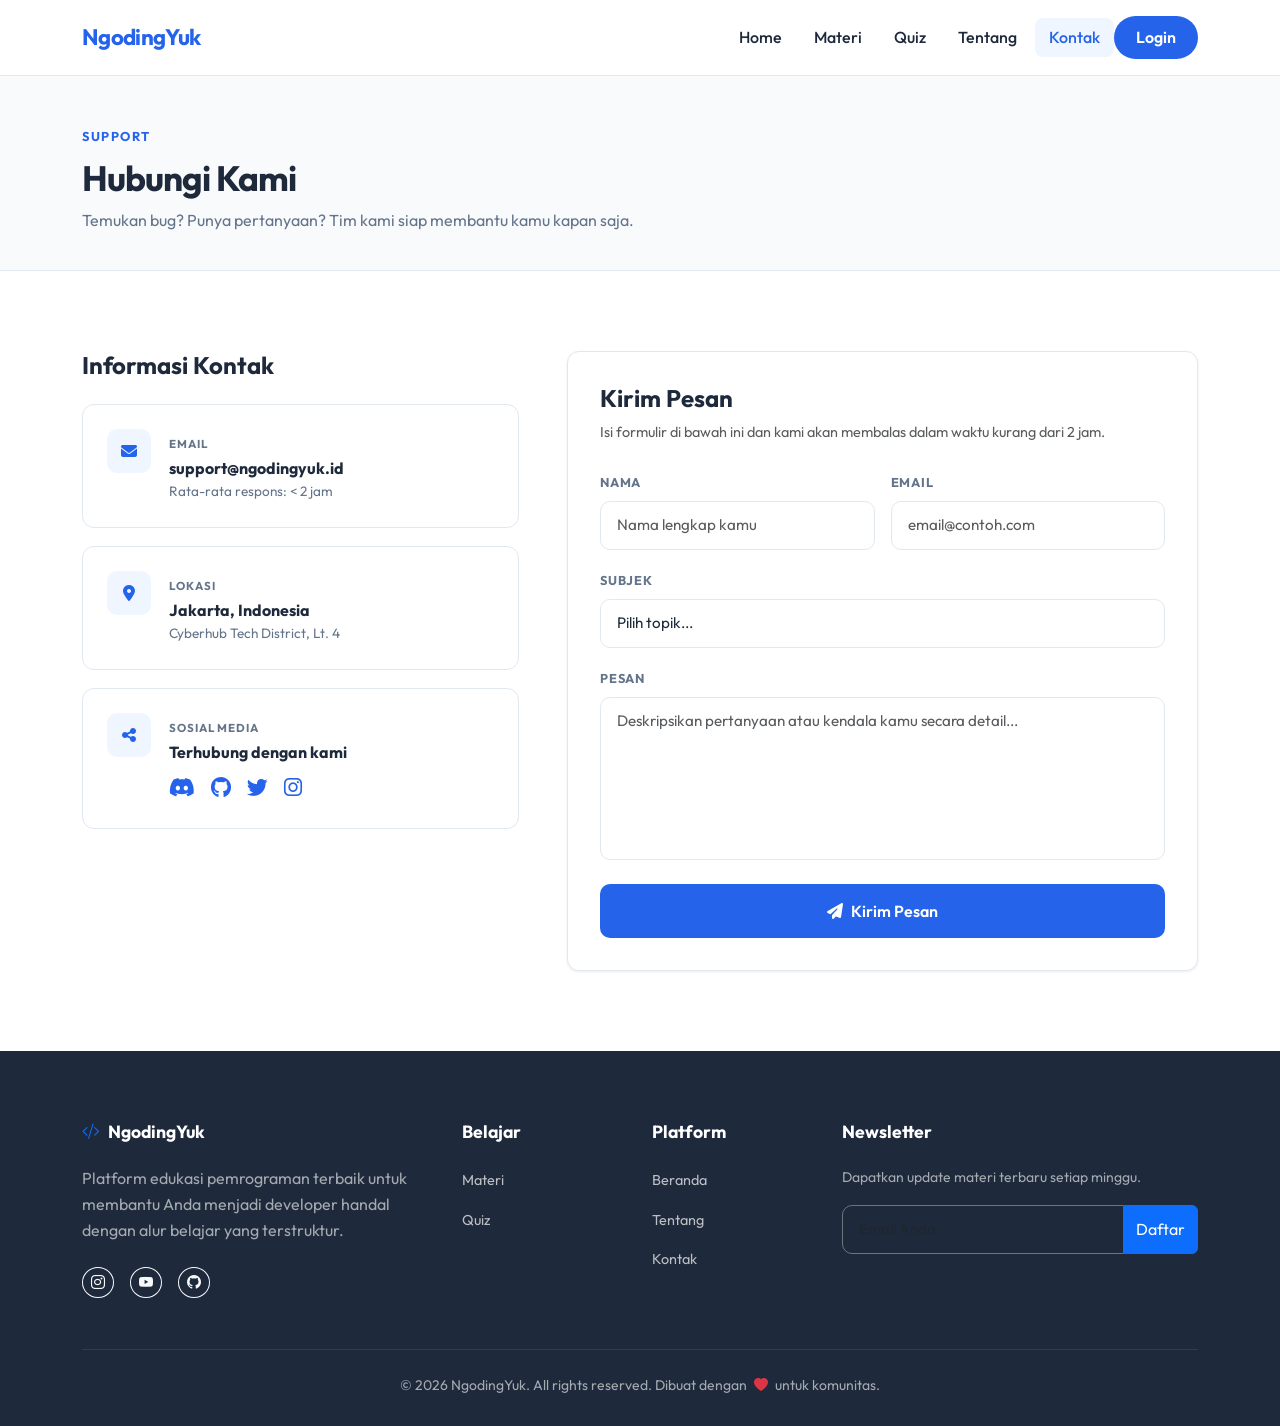
<file: kontak.html>
<!DOCTYPE html>
<html lang="id">
<head>
    <meta charset="UTF-8">
    <meta name="viewport" content="width=device-width, initial-scale=1.0">
    <title>Kontak - NgodingYuk</title>
    <meta name="description" content="Hubungi tim NgodingYuk untuk pertanyaan, laporan bug, atau kolaborasi. Kami siap membantu!">
    <link href="https://cdn.jsdelivr.net/npm/bootstrap@5.3.3/dist/css/bootstrap.min.css" rel="stylesheet">
    <link rel="stylesheet" href="https://cdnjs.cloudflare.com/ajax/libs/font-awesome/6.5.0/css/all.min.css">
    <!-- Bootstrap Icons -->
    <link rel="stylesheet" href="https://cdn.jsdelivr.net/npm/bootstrap-icons@1.11.3/font/bootstrap-icons.min.css">
    <link rel="stylesheet" href="CSS/style.css">
</head>
<body>

    <!-- Navbar -->
    <nav class="navbar navbar-expand-lg">
        <div class="container">
            <a class="navbar-brand" href="index.html">NgodingYuk</a>
            <button class="navbar-toggler border-0" type="button" data-bs-toggle="collapse" data-bs-target="#navMain">
                <span class="navbar-toggler-icon"></span>
            </button>
            <div class="collapse navbar-collapse" id="navMain">
                <ul class="navbar-nav ms-auto gap-1">
                    <li class="nav-item"><a class="nav-link" href="index.html">Home</a></li>
                    <li class="nav-item"><a class="nav-link" href="materi.html">Materi</a></li>
                    <li class="nav-item"><a class="nav-link" href="quiz.html">Quiz</a></li>
                    <li class="nav-item"><a class="nav-link" href="tentang.html">Tentang</a></li>
                    <li class="nav-item"><a class="nav-link active" href="kontak.html">Kontak</a></li>
                </ul>
                <a href="login.html" class="nav-link btn-login">Login</a>
            </div>
        </div>
    </nav>

    <!-- Page Header -->
    <div class="page-header">
        <div class="container">
            <span class="section-label">Support</span>
            <h1>Hubungi Kami</h1>
            <p>Temukan bug? Punya pertanyaan? Tim kami siap membantu kamu kapan saja.</p>
        </div>
    </div>

    <!-- Contact Content -->
    <section class="section">
        <div class="container">
            <div class="row g-5">
                <!-- Left: Contact Info -->
                <div class="col-lg-5">
                    <h4 class="fw-bold mb-4">Informasi Kontak</h4>

                    <div class="contact-card">
                        <div class="contact-icon">
                            <i class="fa-solid fa-envelope"></i>
                        </div>
                        <div>
                            <small>Email</small>
                            <h5>support@ngodingyuk.id</h5>
                            <p>Rata-rata respons: &lt; 2 jam</p>
                        </div>
                    </div>

                    <div class="contact-card">
                        <div class="contact-icon">
                            <i class="fa-solid fa-location-dot"></i>
                        </div>
                        <div>
                            <small>Lokasi</small>
                            <h5>Jakarta, Indonesia</h5>
                            <p>Cyberhub Tech District, Lt. 4</p>
                        </div>
                    </div>

                    <div class="contact-card">
                        <div class="contact-icon">
                            <i class="fa-solid fa-share-nodes"></i>
                        </div>
                        <div>
                            <small>Sosial Media</small>
                            <h5>Terhubung dengan kami</h5>
                            <div class="d-flex gap-3 mt-2">
                                <a href="#" style="color:var(--primary);font-size:1.3rem"><i class="fa-brands fa-discord"></i></a>
                                <a href="#" style="color:var(--primary);font-size:1.3rem"><i class="fa-brands fa-github"></i></a>
                                <a href="#" style="color:var(--primary);font-size:1.3rem"><i class="fa-brands fa-twitter"></i></a>
                                <a href="#" style="color:var(--primary);font-size:1.3rem"><i class="fa-brands fa-instagram"></i></a>
                            </div>
                        </div>
                    </div>
                </div>

                <!-- Right: Contact Form -->
                <div class="col-lg-7">
                    <div class="form-card">
                        <h4 class="fw-bold mb-6">Kirim Pesan</h4>
                        <p class="text-muted mb-4" style="font-size:0.9rem">Isi formulir di bawah ini dan kami akan membalas dalam waktu kurang dari 2 jam.</p>

                        <!-- Alert Success (hidden by default) -->
                        <div id="successAlert" class="alert alert-success d-flex align-items-center gap-2 mb-4" style="display:none !important;border-radius:10px;font-family:'Outfit',sans-serif">
                            <i class="fa-solid fa-circle-check"></i>
                            <span>Pesan kamu berhasil terkirim! Kami akan segera menghubungi kamu.</span>
                        </div>

                        <form id="contactForm" onsubmit="sendMessage(event)">
                            <div class="row g-3 mb-3">
                                <div class="col-md-6">
                                    <label class="form-label" for="inputName">Nama</label>
                                    <input type="text" class="form-control" id="inputName" placeholder="Nama lengkap kamu" required>
                                </div>
                                <div class="col-md-6">
                                    <label class="form-label" for="inputEmail">Email</label>
                                    <input type="email" class="form-control" id="inputEmail" placeholder="email@contoh.com" required>
                                </div>
                            </div>
                            <div class="mb-3">
                                <label class="form-label" for="inputSubject">Subjek</label>
                                <select class="form-control" id="inputSubject" style="font-family:'Outfit',sans-serif">
                                    <option value="">Pilih topik...</option>
                                    <option>Laporan Bug</option>
                                    <option>Pertanyaan Materi</option>
                                    <option>Kolaborasi</option>
                                    <option>Lainnya</option>
                                </select>
                            </div>
                            <div class="mb-4">
                                <label class="form-label" for="inputMessage">Pesan</label>
                                <textarea class="form-control" id="inputMessage" rows="6" placeholder="Deskripsikan pertanyaan atau kendala kamu secara detail..." required style="resize:none"></textarea>
                            </div>
                            <button type="submit" class="btn-send" id="sendBtn">
                                <i class="fa-solid fa-paper-plane me-2"></i>Kirim Pesan
                            </button>
                        </form>
                    </div>
                </div>
            </div>
        </div>
    </section>

    <!-- Footer -->
    <footer>
        <div class="container">
            <div class="row g-4">
                <div class="col-lg-4 col-md-6">
                    <h5 class="footer-title"><i class="bi bi-code-slash me-2 text-primary"></i>NgodingYuk</h5>
                    <p class="text-muted">Platform edukasi pemrograman terbaik untuk membantu Anda menjadi developer
                        handal dengan alur belajar yang terstruktur.</p>
                    <div class="mt-4 d-flex gap-3">
                        <a href="#" class="btn btn-outline-light btn-sm rounded-circle"><i
                                class="bi bi-instagram"></i></a>
                        <a href="#" class="btn btn-outline-light btn-sm rounded-circle"><i
                                class="bi bi-youtube"></i></a>
                        <a href="#" class="btn btn-outline-light btn-sm rounded-circle"><i class="bi bi-github"></i></a>
                    </div>
                </div>
                <div class="col-lg-2 col-md-6">
                    <h6 class="footer-title">Belajar</h6>
                    <ul class="list-unstyled">
                        <li><a href="materi.html" class="footer-link">Materi</a></li>

                        <li><a href="quiz.html" class="footer-link">Quiz</a></li>
                    </ul>
                </div>
                <div class="col-lg-2 col-md-6">
                    <h6 class="footer-title">Platform</h6>
                    <ul class="list-unstyled">
                        <li><a href="index.html" class="footer-link">Beranda</a></li>
                        <li><a href="tentang.html" class="footer-link">Tentang</a></li>
                        <li><a href="kontak.html" class="footer-link">Kontak</a></li>
                    </ul>
                </div>
                <div class="col-lg-4 col-md-6">
                    <h6 class="footer-title">Newsletter</h6>
                    <p class="text-muted small">Dapatkan update materi terbaru setiap minggu.</p>
                    <div class="input-group">
                        <input type="email" class="form-control bg-transparent border-secondary text-white shadow-none"
                            placeholder="Email Anda">
                        <button class="btn btn-primary" type="button">Daftar</button>
                    </div>
                </div>
            </div>
            <div class="border-top border-secondary border-opacity-25 mt-5 pt-4 text-center">
                <p class="text-muted small mb-0">&copy; 2026 NgodingYuk. All rights reserved. Dibuat dengan <i
                        class="bi bi-heart-fill text-danger mx-1"></i> untuk komunitas.</p>
            </div>
        </div>
    </footer>

    <script src="https://cdn.jsdelivr.net/npm/bootstrap@5.3.3/dist/js/bootstrap.bundle.min.js"></script>
    <script>
        function sendMessage(e) {
            e.preventDefault();
            const btn = document.getElementById('sendBtn');
            btn.textContent = 'Mengirim...';
            btn.disabled = true;
            setTimeout(() => {
                document.getElementById('contactForm').reset();
                const alert = document.getElementById('successAlert');
                alert.style.display = 'flex';
                btn.innerHTML = '<i class="fa-solid fa-paper-plane me-2"></i>Kirim Pesan';
                btn.disabled = false;
                setTimeout(() => alert.style.display = 'none', 5000);
            }, 1200);
        }
    </script>
</body>
</html>
</file>
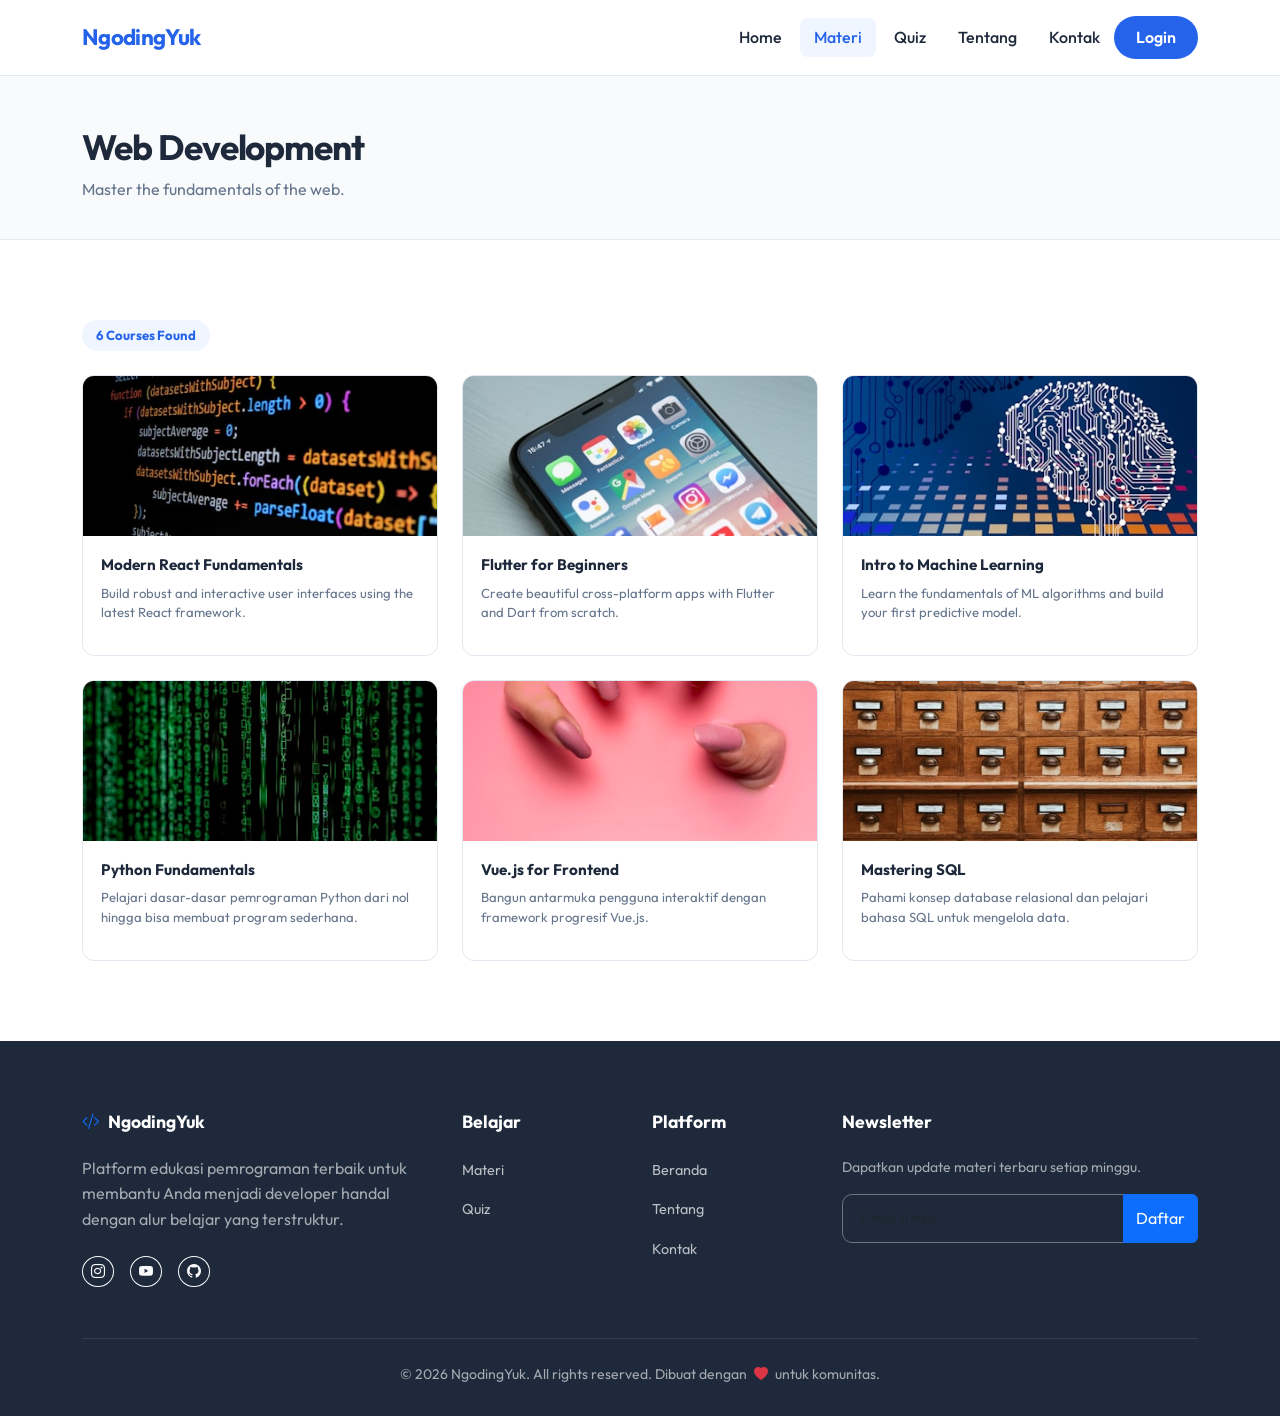
<file: materi.html>
<!DOCTYPE html>
<html lang="id">
<head>
    <meta charset="UTF-8">
    <meta name="viewport" content="width=device-width, initial-scale=1.0">
    <title>Materi - NgodingYuk</title>
    <meta name="description" content="Eksplorasi ratusan materi coding dari Web Dev, Mobile Dev, AI & ML, hingga Data Science.">
    <link href="https://cdn.jsdelivr.net/npm/bootstrap@5.3.3/dist/css/bootstrap.min.css" rel="stylesheet">
    <link rel="stylesheet" href="https://cdnjs.cloudflare.com/ajax/libs/font-awesome/6.5.0/css/all.min.css">
    <!-- Bootstrap Icons -->
    <link rel="stylesheet" href="https://cdn.jsdelivr.net/npm/bootstrap-icons@1.11.3/font/bootstrap-icons.min.css">
    <link rel="stylesheet" href="CSS/style.css">
</head>
<body>

    <!-- Navbar -->
    <nav class="navbar navbar-expand-lg">
        <div class="container">
            <a class="navbar-brand" href="index.html">NgodingYuk</a>
            <button class="navbar-toggler border-0" type="button" data-bs-toggle="collapse" data-bs-target="#navMain">
                <span class="navbar-toggler-icon"></span>
            </button>
            <div class="collapse navbar-collapse" id="navMain">
                <ul class="navbar-nav ms-auto gap-1">
                    <li class="nav-item"><a class="nav-link" href="index.html">Home</a></li>
                    <li class="nav-item"><a class="nav-link active" href="materi.html">Materi</a></li>
                    <li class="nav-item"><a class="nav-link" href="quiz.html">Quiz</a></li>
                    <li class="nav-item"><a class="nav-link" href="tentang.html">Tentang</a></li>
                    <li class="nav-item"><a class="nav-link" href="kontak.html">Kontak</a></li>
                </ul>
                <div class="d-flex align-items-center gap-3">
                    <a href="login.html" class="nav-link btn-login">Login</a>
                </div>
            </div>
        </div>
    </nav>

    <!-- Page Header -->
    <div class="page-header">
        <div class="container">
            <h1 id="categoryTitle">Web Development</h1>
            <p id="categoryDesc">Master the fundamentals of the web.</p>
        </div>
    </div>

    <!-- Main Content -->
    <section class="section">
        <div class="container">
            <div class="row g-4">
                <!-- Courses Grid -->
                <div class="col-lg-12">
                    <div class="d-flex justify-content-between align-items-center mb-4">
                        <span class="result-count" id="resultCount">6 Courses Found</span>
                    </div>
                    <div class="row g-4" id="courseGrid">
                        <div class="col-md-6 col-lg-4 course-item" data-category="web" data-level="Beginner">
                            <div class="course-card">
                                <img src="assets/react.jpg" alt="React">
                                <div class="course-card-body">
                                    <h5>Modern React Fundamentals</h5>
                                    <p>Build robust and interactive user interfaces using the latest React framework.</p>
                                </div>
                            </div>
                        </div>

                        <div class="col-md-6 col-lg-4 course-item" data-category="mobile" data-level="Beginner">
                            <div class="course-card">
                                <img src="assets/flutter.jpg" alt="Flutter">
                                <div class="course-card-body">
                                    <h5>Flutter for Beginners</h5>
                                    <p>Create beautiful cross-platform apps with Flutter and Dart from scratch.</p>
                                </div>
                            </div>
                        </div>
                        <div class="col-md-6 col-lg-4 course-item" data-category="ai" data-level="Intermediate">
                            <div class="course-card">
                                <img src="assets/ai.jpg" alt="AI">
                                <div class="course-card-body">
                                    <h5>Intro to Machine Learning</h5>
                                    <p>Learn the fundamentals of ML algorithms and build your first predictive model.</p>
                                </div>
                            </div>
                        </div>

                        <div class="col-md-6 col-lg-4 course-item" data-category="data" data-level="Beginner">
                            <div class="course-card">
                                <img src="assets/python.jpg" alt="Python">
                                <div class="course-card-body">
                                    <h5>Python Fundamentals</h5>
                                    <p>Pelajari dasar-dasar pemrograman Python dari nol hingga bisa membuat program sederhana.</p>
                                </div>
                            </div>
                        </div>
                        <div class="col-md-6 col-lg-4 course-item" data-category="web" data-level="Intermediate">
                            <div class="course-card">
                                <img src="assets/vue.jpg" alt="Vue">
                                <div class="course-card-body">
                                    <h5>Vue.js for Frontend</h5>
                                    <p>Bangun antarmuka pengguna interaktif dengan framework progresif Vue.js.</p>
                                </div>
                            </div>
                        </div>
                        <div class="col-md-6 col-lg-4 course-item" data-category="data" data-level="Beginner">
                            <div class="course-card">
                                <img src="assets/sql.jpg" alt="SQL">
                                <div class="course-card-body">
                                    <h5>Mastering SQL</h5>
                                    <p>Pahami konsep database relasional dan pelajari bahasa SQL untuk mengelola data.</p>
                                </div>
                            </div>
                        </div>
                    </div>
                    <p id="noResult" class="text-muted text-center py-4" style="display:none">Tidak ada materi yang sesuai filter.</p>
                </div>
            </div>
        </div>
    </section>

    <!-- Footer -->
    <footer>
        <div class="container">
            <div class="row g-4">
                <div class="col-lg-4 col-md-6">
                    <h5 class="footer-title"><i class="bi bi-code-slash me-2 text-primary"></i>NgodingYuk</h5>
                    <p class="text-muted">Platform edukasi pemrograman terbaik untuk membantu Anda menjadi developer
                        handal dengan alur belajar yang terstruktur.</p>
                    <div class="mt-4 d-flex gap-3">
                        <a href="#" class="btn btn-outline-light btn-sm rounded-circle"><i
                                class="bi bi-instagram"></i></a>
                        <a href="#" class="btn btn-outline-light btn-sm rounded-circle"><i
                                class="bi bi-youtube"></i></a>
                        <a href="#" class="btn btn-outline-light btn-sm rounded-circle"><i class="bi bi-github"></i></a>
                    </div>
                </div>
                <div class="col-lg-2 col-md-6">
                    <h6 class="footer-title">Belajar</h6>
                    <ul class="list-unstyled">
                        <li><a href="materi.html" class="footer-link">Materi</a></li>

                        <li><a href="quiz.html" class="footer-link">Quiz</a></li>
                    </ul>
                </div>
                <div class="col-lg-2 col-md-6">
                    <h6 class="footer-title">Platform</h6>
                    <ul class="list-unstyled">
                        <li><a href="index.html" class="footer-link">Beranda</a></li>
                        <li><a href="tentang.html" class="footer-link">Tentang</a></li>
                        <li><a href="kontak.html" class="footer-link">Kontak</a></li>
                    </ul>
                </div>
                <div class="col-lg-4 col-md-6">
                    <h6 class="footer-title">Newsletter</h6>
                    <p class="text-muted small">Dapatkan update materi terbaru setiap minggu.</p>
                    <div class="input-group">
                        <input type="email" class="form-control bg-transparent border-secondary text-white shadow-none"
                            placeholder="Email Anda">
                        <button class="btn btn-primary" type="button">Daftar</button>
                    </div>
                </div>
            </div>
            <div class="border-top border-secondary border-opacity-25 mt-5 pt-4 text-center">
                <p class="text-muted small mb-0">&copy; 2026 NgodingYuk. All rights reserved. Dibuat dengan <i
                        class="bi bi-heart-fill text-danger mx-1"></i> untuk komunitas.</p>
            </div>
        </div>
    </footer>

    <script src="https://cdn.jsdelivr.net/npm/bootstrap@5.3.3/dist/js/bootstrap.bundle.min.js"></script>
    <script>
        let activeCategory = 'all';
        let activeDifficulties = [];

        function setCategory(el, cat, title, desc) {
            document.querySelectorAll('.filter-check').forEach(fc => {
                fc.classList.remove('active');
                fc.querySelector('input').checked = false;
            });
            const catChecks = ['cat-web', 'cat-mobile', 'cat-ai', 'cat-data'];
            catChecks.forEach(id => {
                const fc = document.getElementById(id);
                if (fc && fc.parentElement) {
                    fc.parentElement.querySelector('input').checked = false;
                    fc.parentElement.classList.remove('active');
                }
            });
            if (el) {
                el.classList.add('active');
                el.querySelector('input').checked = true;
            }
            activeCategory = cat;
            if (document.getElementById('categoryTitle')) document.getElementById('categoryTitle').textContent = title;
            if (document.getElementById('categoryDesc')) document.getElementById('categoryDesc').textContent = desc;
            applyFilter();
        }

        function toggleDifficulty(el, level) {
            el.classList.toggle('active');
            el.querySelector('input').checked = el.classList.contains('active');
            if (el.classList.contains('active')) {
                if (!activeDifficulties.includes(level)) activeDifficulties.push(level);
            } else {
                activeDifficulties = activeDifficulties.filter(d => d !== level);
            }
            applyFilter();
        }

        function filterCourses() { applyFilter(); }

        function applyFilter() {
            const query = (document.getElementById('searchInput')?.value || '').toLowerCase();
            const items = document.querySelectorAll('.course-item');
            let visible = 0;
            items.forEach(item => {
                const catOk = activeCategory === 'all' ? true : (item.dataset.category === activeCategory);
                const diffOk = activeDifficulties.length === 0 || activeDifficulties.includes(item.dataset.level);
                const title = item.querySelector('h5').textContent.toLowerCase();
                const searchOk = !query || title.includes(query);
                if (catOk && diffOk && searchOk) {
                    item.style.display = '';
                    visible++;
                } else {
                    item.style.display = 'none';
                }
            });
            document.getElementById('resultCount').textContent = visible + ' Courses Found';
            document.getElementById('noResult').style.display = visible === 0 ? '' : 'none';
        }

        // Init
        applyFilter();
    </script>
</body>
</html>
</file>
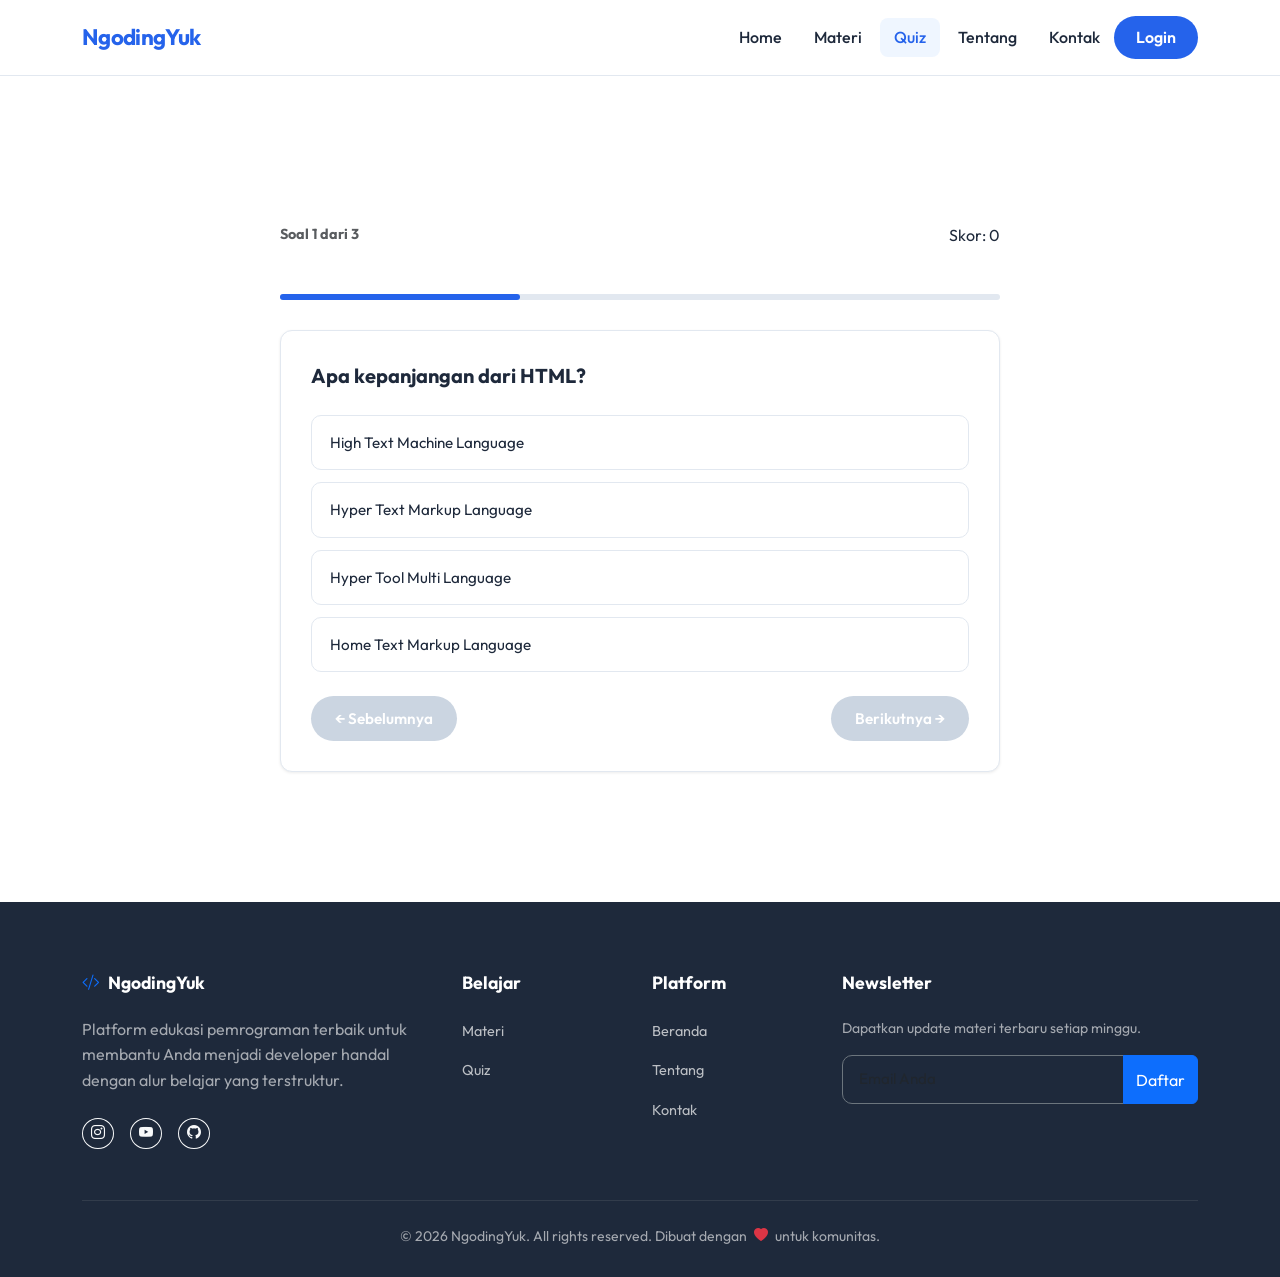
<file: quiz.html>
<!DOCTYPE html>
<html lang="id">
<head>
    <meta charset="UTF-8">
    <meta name="viewport" content="width=device-width, initial-scale=1.0">
    <title>Quiz - NgodingYuk</title>
    <meta name="description" content="Uji kemampuan coding kamu dengan quiz interaktif dari NgodingYuk.">
    <link href="https://cdn.jsdelivr.net/npm/bootstrap@5.3.3/dist/css/bootstrap.min.css" rel="stylesheet">
    <link rel="stylesheet" href="https://cdnjs.cloudflare.com/ajax/libs/font-awesome/6.5.0/css/all.min.css">
    <!-- Bootstrap Icons -->
    <link rel="stylesheet" href="https://cdn.jsdelivr.net/npm/bootstrap-icons@1.11.3/font/bootstrap-icons.min.css">
    <link rel="stylesheet" href="CSS/style.css">
</head>
<body>

    <!-- Navbar -->
    <nav class="navbar navbar-expand-lg">
        <div class="container">
            <a class="navbar-brand" href="index.html">NgodingYuk</a>
            <button class="navbar-toggler border-0" type="button" data-bs-toggle="collapse" data-bs-target="#navMain">
                <span class="navbar-toggler-icon"></span>
            </button>
            <div class="collapse navbar-collapse" id="navMain">
                <ul class="navbar-nav ms-auto gap-1">
                    <li class="nav-item"><a class="nav-link" href="index.html">Home</a></li>
                    <li class="nav-item"><a class="nav-link" href="materi.html">Materi</a></li>
                    <li class="nav-item"><a class="nav-link active" href="quiz.html">Quiz</a></li>
                    <li class="nav-item"><a class="nav-link" href="tentang.html">Tentang</a></li>
                    <li class="nav-item"><a class="nav-link" href="kontak.html">Kontak</a></li>
                </ul>
                <a href="login.html" class="nav-link btn-login">Login</a>
            </div>
        </div>
    </nav>

    <!-- Quiz View -->
    <section class="section" id="quizPlay" style="display:none">
        <div class="container">
            <div class="quiz-wrapper">
                <div class="quiz-header py-3">
                    <div class="d-flex justify-content-between align-items-center">
                        <div class="text-muted fw-bold" style="font-size: 0.9rem;">
                            Soal <span id="currentQ">1</span> dari <span id="totalQ">5</span>
                        </div>
                        <div class="score-pill">
                            Skor: <span id="liveScore">0</span>
                        </div>
                    </div>
                </div>

                <!-- Progress -->
                <div class="quiz-progress-bar">
                    <div class="quiz-progress-fill" id="quizProgressFill" style="width:20%"></div>
                </div>

                <!-- Questions Container -->
                <div id="questionsContainer"></div>

                <!-- Result Card -->
                <div class="result-card" id="resultCard">
                    <i class="fa-solid fa-trophy fa-3x text-warning mb-4"></i>
                    <div class="result-score" id="finalScore">0/5</div>
                    <h3 id="resultTitle">Quiz Selesai!</h3>
                    <p id="resultMsg">Bagus! Terus semangat belajar.</p>
                    <div class="d-flex gap-3 justify-content-center">
                        <button class="btn-primary-main px-4 py-2" onclick="retryQuiz()">Ulangi Quiz</button>
                        <a href="quiz.html" class="btn-outline-main px-4 py-2">Pilih Topik Lain</a>
                    </div>
                </div>
            </div>
        </div>
    </section>

    <!-- Footer -->
    <footer>
        <div class="container">
            <div class="row g-4">
                <div class="col-lg-4 col-md-6">
                    <h5 class="footer-title"><i class="bi bi-code-slash me-2 text-primary"></i>NgodingYuk</h5>
                    <p class="text-muted">Platform edukasi pemrograman terbaik untuk membantu Anda menjadi developer
                        handal dengan alur belajar yang terstruktur.</p>
                    <div class="mt-4 d-flex gap-3">
                        <a href="#" class="btn btn-outline-light btn-sm rounded-circle"><i
                                class="bi bi-instagram"></i></a>
                        <a href="#" class="btn btn-outline-light btn-sm rounded-circle"><i
                                class="bi bi-youtube"></i></a>
                        <a href="#" class="btn btn-outline-light btn-sm rounded-circle"><i class="bi bi-github"></i></a>
                    </div>
                </div>
                <div class="col-lg-2 col-md-6">
                    <h6 class="footer-title">Belajar</h6>
                    <ul class="list-unstyled">
                        <li><a href="materi.html" class="footer-link">Materi</a></li>

                        <li><a href="quiz.html" class="footer-link">Quiz</a></li>
                    </ul>
                </div>
                <div class="col-lg-2 col-md-6">
                    <h6 class="footer-title">Platform</h6>
                    <ul class="list-unstyled">
                        <li><a href="index.html" class="footer-link">Beranda</a></li>
                        <li><a href="tentang.html" class="footer-link">Tentang</a></li>
                        <li><a href="kontak.html" class="footer-link">Kontak</a></li>
                    </ul>
                </div>
                <div class="col-lg-4 col-md-6">
                    <h6 class="footer-title">Newsletter</h6>
                    <p class="text-muted small">Dapatkan update materi terbaru setiap minggu.</p>
                    <div class="input-group">
                        <input type="email" class="form-control bg-transparent border-secondary text-white shadow-none"
                            placeholder="Email Anda">
                        <button class="btn btn-primary" type="button">Daftar</button>
                    </div>
                </div>
            </div>
            <div class="border-top border-secondary border-opacity-25 mt-5 pt-4 text-center">
                <p class="text-muted small mb-0">&copy; 2026 NgodingYuk. All rights reserved. Dibuat dengan <i
                        class="bi bi-heart-fill text-danger mx-1"></i> untuk komunitas.</p>
            </div>
        </div>
    </footer>

    <script src="https://cdn.jsdelivr.net/npm/bootstrap@5.3.3/dist/js/bootstrap.bundle.min.js"></script>
    <script src="quiz.js"></script>
    <script>
        // Auto-start the quiz on load
        window.onload = () => startQuiz('html');
    </script>
</body>
</html>
</file>
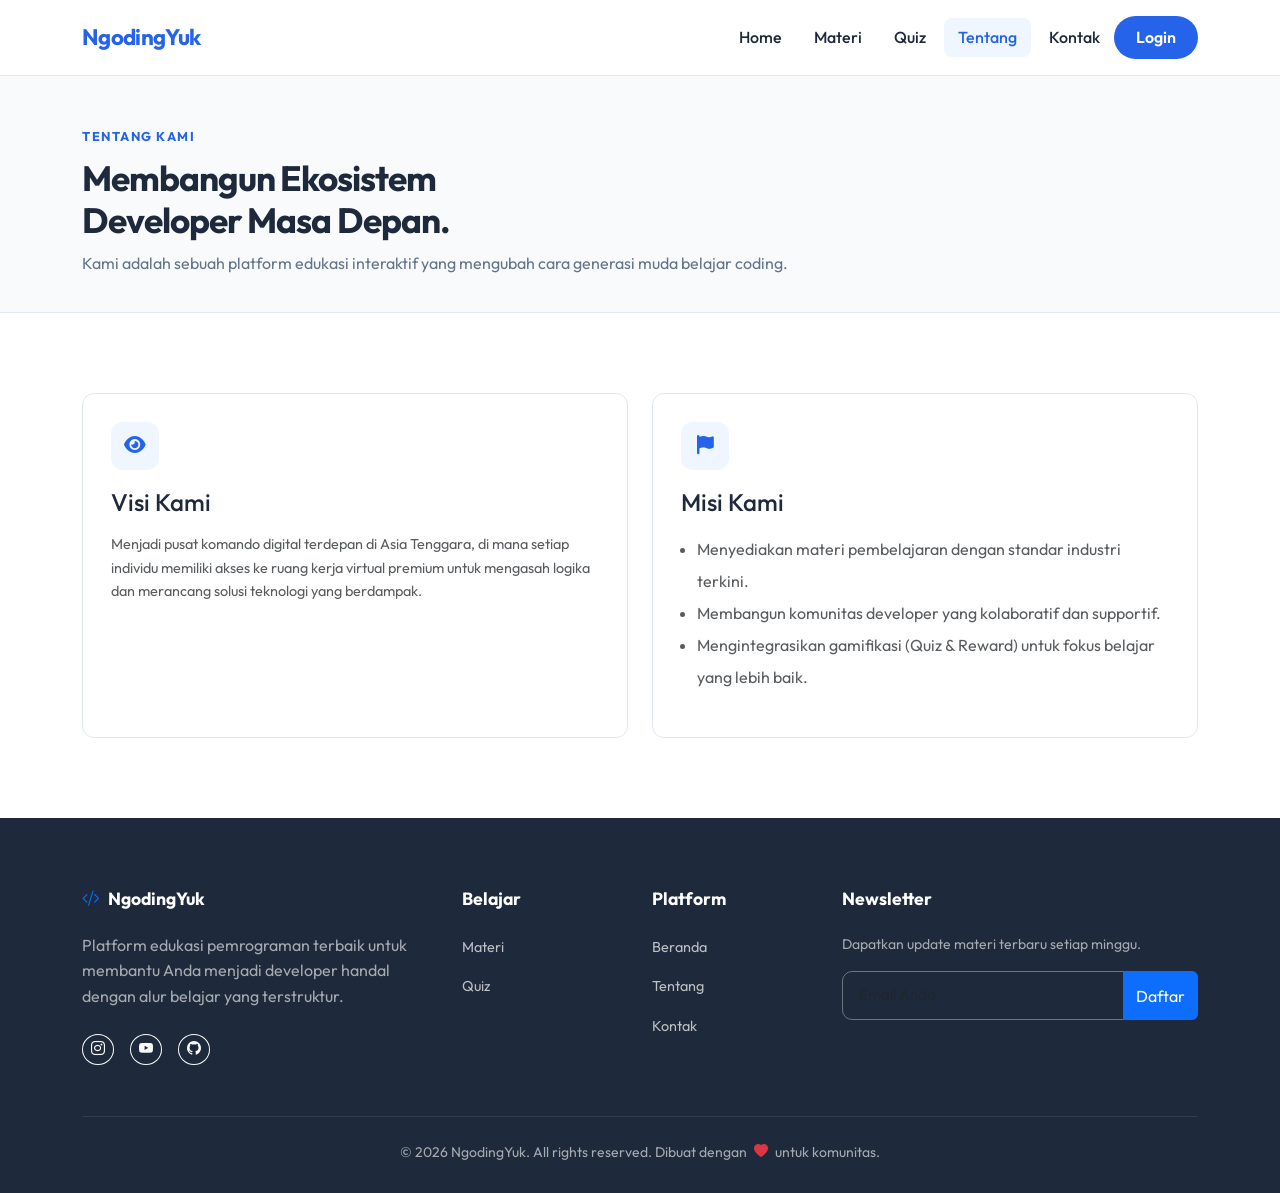
<file: tentang.html>
<!DOCTYPE html>
<html lang="id">
<head>
    <meta charset="UTF-8">
    <meta name="viewport" content="width=device-width, initial-scale=1.0">
    <title>Tentang - NgodingYuk</title>
    <meta name="description" content="Mengenal NgodingYuk lebih dalam — visi, misi, sejarah, dan tim di balik platform belajar coding terbaik di Indonesia.">
    <link href="https://cdn.jsdelivr.net/npm/bootstrap@5.3.3/dist/css/bootstrap.min.css" rel="stylesheet">
    <link rel="stylesheet" href="https://cdnjs.cloudflare.com/ajax/libs/font-awesome/6.5.0/css/all.min.css">
    <!-- Bootstrap Icons -->
    <link rel="stylesheet" href="https://cdn.jsdelivr.net/npm/bootstrap-icons@1.11.3/font/bootstrap-icons.min.css">
    <link rel="stylesheet" href="CSS/style.css">
</head>
<body>

    <!-- Navbar -->
    <nav class="navbar navbar-expand-lg">
        <div class="container">
            <a class="navbar-brand" href="index.html">NgodingYuk</a>
            <button class="navbar-toggler border-0" type="button" data-bs-toggle="collapse" data-bs-target="#navMain">
                <span class="navbar-toggler-icon"></span>
            </button>
            <div class="collapse navbar-collapse" id="navMain">
                <ul class="navbar-nav ms-auto gap-1">
                    <li class="nav-item"><a class="nav-link" href="index.html">Home</a></li>
                    <li class="nav-item"><a class="nav-link" href="materi.html">Materi</a></li>
                    <li class="nav-item"><a class="nav-link" href="quiz.html">Quiz</a></li>
                    <li class="nav-item"><a class="nav-link active" href="tentang.html">Tentang</a></li>
                    <li class="nav-item"><a class="nav-link" href="kontak.html">Kontak</a></li>
                </ul>
                <a href="login.html" class="nav-link btn-login">Login</a>
            </div>
        </div>
    </nav>

    <!-- Page Header -->
    <div class="page-header">
        <div class="container">
            <span class="section-label">Tentang Kami</span>
            <h1>Membangun Ekosistem<br>Developer Masa Depan.</h1>
            <p class="mt-2">Kami adalah sebuah platform edukasi interaktif yang mengubah cara generasi muda belajar coding.</p>
        </div>
    </div>

    <!-- Visi & Misi -->
    <section class="section">
        <div class="container">
            <div class="row g-4">
                <div class="col-md-6">
                    <div class="feature-card h-100">
                        <div class="feature-icon">
                            <i class="fa-solid fa-eye"></i>
                        </div>
                        <h4 class="mb-3">Visi Kami</h4>
                        <p class="text-muted">Menjadi pusat komando digital terdepan di Asia Tenggara, di mana setiap individu memiliki akses ke ruang kerja virtual premium untuk mengasah logika dan merancang solusi teknologi yang berdampak.</p>
                    </div>
                </div>
                <div class="col-md-6">
                    <div class="feature-card h-100">
                        <div class="feature-icon">
                            <i class="fa-solid fa-flag"></i>
                        </div>
                        <h4 class="mb-3">Misi Kami</h4>
                        <ul class="text-muted ps-3" style="line-height:2">
                            <li>Menyediakan materi pembelajaran dengan standar industri terkini.</li>
                            <li>Membangun komunitas developer yang kolaboratif dan supportif.</li>
                            <li>Mengintegrasikan gamifikasi (Quiz & Reward) untuk fokus belajar yang lebih baik.</li>
                        </ul>
                    </div>
                </div>
            </div>
        </div>
    </section>

    <!-- Footer -->
    <footer>
        <div class="container">
            <div class="row g-4">
                <div class="col-lg-4 col-md-6">
                    <h5 class="footer-title"><i class="bi bi-code-slash me-2 text-primary"></i>NgodingYuk</h5>
                    <p class="text-muted">Platform edukasi pemrograman terbaik untuk membantu Anda menjadi developer
                        handal dengan alur belajar yang terstruktur.</p>
                    <div class="mt-4 d-flex gap-3">
                        <a href="#" class="btn btn-outline-light btn-sm rounded-circle"><i
                                class="bi bi-instagram"></i></a>
                        <a href="#" class="btn btn-outline-light btn-sm rounded-circle"><i
                                class="bi bi-youtube"></i></a>
                        <a href="#" class="btn btn-outline-light btn-sm rounded-circle"><i class="bi bi-github"></i></a>
                    </div>
                </div>
                <div class="col-lg-2 col-md-6">
                    <h6 class="footer-title">Belajar</h6>
                    <ul class="list-unstyled">
                        <li><a href="materi.html" class="footer-link">Materi</a></li>

                        <li><a href="quiz.html" class="footer-link">Quiz</a></li>
                    </ul>
                </div>
                <div class="col-lg-2 col-md-6">
                    <h6 class="footer-title">Platform</h6>
                    <ul class="list-unstyled">
                        <li><a href="index.html" class="footer-link">Beranda</a></li>
                        <li><a href="tentang.html" class="footer-link">Tentang</a></li>
                        <li><a href="kontak.html" class="footer-link">Kontak</a></li>
                    </ul>
                </div>
                <div class="col-lg-4 col-md-6">
                    <h6 class="footer-title">Newsletter</h6>
                    <p class="text-muted small">Dapatkan update materi terbaru setiap minggu.</p>
                    <div class="input-group">
                        <input type="email" class="form-control bg-transparent border-secondary text-white shadow-none"
                            placeholder="Email Anda">
                        <button class="btn btn-primary" type="button">Daftar</button>
                    </div>
                </div>
            </div>
            <div class="border-top border-secondary border-opacity-25 mt-5 pt-4 text-center">
                <p class="text-muted small mb-0">&copy; 2026 NgodingYuk. All rights reserved. Dibuat dengan <i
                        class="bi bi-heart-fill text-danger mx-1"></i> untuk komunitas.</p>
            </div>
        </div>
    </footer>

    <script src="https://cdn.jsdelivr.net/npm/bootstrap@5.3.3/dist/js/bootstrap.bundle.min.js"></script>
</body>
</html>
</file>
<file: CSS/style.css>
@import url('https://fonts.googleapis.com/css2?family=Outfit:wght@300;400;500;600;700&display=swap');

:root {
    --primary: #2563eb;
    --primary-light: #eff6ff;
    --primary-hover: #1d4ed8;
    --text-dark: #1e293b;
    --text-muted: #64748b;
    --border: #e2e8f0;
    --bg-white: #ffffff;
    --bg-light: #f8fafc;
    --shadow-sm: 0 1px 3px rgba(0,0,0,0.08);
    --shadow-md: 0 4px 16px rgba(0,0,0,0.09);
    --radius: 12px;
    --transition: all 0.25s ease;
}

* { box-sizing: border-box; margin: 0; padding: 0; }

body {
    font-family: 'Outfit', sans-serif;
    background: var(--bg-white);
    color: var(--text-dark);
    line-height: 1.65;
}

/* NAVBAR*/ 
.navbar {
    background: rgba(255,255,255,0.95);
    backdrop-filter: blur(10px);
    border-bottom: 1px solid var(--border);
    padding: 14px 0;
    position: sticky;
    top: 0;
    z-index: 1000;
}

.navbar-brand {
    font-size: 1.4rem;
    font-weight: 700;
    color: var(--primary) !important;
    letter-spacing: -0.03em;
}

.nav-link {
    font-weight: 500;
    color: var(--text-dark) !important;
    padding: 6px 14px !important;
    border-radius: 8px;
    transition: var(--transition);
}

.nav-link:hover, .nav-link.active {
    color: var(--primary) !important;
    background: var(--primary-light);
}

.btn-login {
    background: var(--primary);
    color: #fff !important;
    border-radius: 50px;
    padding: 8px 22px !important;
    font-weight: 600;
    transition: var(--transition);
}

.btn-login:hover {
    background: var(--primary-hover);
    color: #fff !important;
}

/* HERO */
.hero {
    padding: 90px 0 70px;
    background: linear-gradient(135deg, #f0f7ff 0%, #ffffff 60%);
}

.hero-badge {
    display: inline-block;
    background: var(--primary-light);
    color: var(--primary);
    font-size: 0.8rem;
    font-weight: 600;
    padding: 6px 16px;
    border-radius: 50px;
    margin-bottom: 20px;
    letter-spacing: 0.05em;
}

.hero h1 {
    font-size: 3rem;
    font-weight: 700;
    line-height: 1.2;
    letter-spacing: -0.03em;
    margin-bottom: 18px;
}

.hero h1 span { color: var(--primary); }

.hero p.lead {
    font-size: 1.1rem;
    color: var(--text-muted);
    max-width: 520px;
    margin-bottom: 32px;
}

.btn-primary-main {
    background: var(--primary);
    color: #fff;
    border: none;
    border-radius: 50px;
    padding: 12px 28px;
    font-weight: 600;
    font-size: 1rem;
    text-decoration: none;
    transition: var(--transition);
    display: inline-block;
}

.btn-primary-main:hover {
    background: var(--primary-hover);
    color: #fff;
    transform: translateY(-2px);
    box-shadow: 0 8px 24px rgba(37,99,235,0.25);
}

.btn-outline-main {
    background: transparent;
    color: var(--text-dark);
    border: 1.5px solid var(--border);
    border-radius: 50px;
    padding: 12px 28px;
    font-weight: 600;
    font-size: 1rem;
    text-decoration: none;
    transition: var(--transition);
    display: inline-block;
}

.btn-outline-main:hover {
    border-color: var(--primary);
    color: var(--primary);
}

.hero-img {
    border-radius: 20px;
    box-shadow: var(--shadow-md);
    width: 100%;
    max-height: 380px;
    object-fit: cover;
}

/* ====== STATS BAR ====== */
.stats-bar {
    background: var(--bg-white);
    border: 1px solid var(--border);
    border-radius: var(--radius);
    padding: 30px 40px;
    margin: -30px auto 0;
    position: relative;
    z-index: 10;
    box-shadow: var(--shadow-md);
}

.stat-item h3 {
    font-size: 1.8rem;
    font-weight: 700;
    color: var(--primary);
}

.stat-item p {
    font-size: 0.9rem;
    color: var(--text-muted);
    margin: 0;
}

/* ====== SECTIONS ====== */
.section { padding: 80px 0; }
.section-bg { background: var(--bg-light); }

.section-label {
    font-size: 0.8rem;
    font-weight: 700;
    color: var(--primary);
    letter-spacing: 0.12em;
    text-transform: uppercase;
    margin-bottom: 10px;
    display: block;
}

.section-title {
    font-size: 2rem;
    font-weight: 700;
    letter-spacing: -0.02em;
    margin-bottom: 10px;
}

.section-sub {
    color: var(--text-muted);
    font-size: 1rem;
    margin-bottom: 50px;
}

/* ====== FEATURE CARDS ====== */
.feature-card {
    background: var(--bg-white);
    border: 1px solid var(--border);
    border-radius: var(--radius);
    padding: 28px;
    height: 100%;
    transition: var(--transition);
}

.feature-card:hover {
    box-shadow: var(--shadow-md);
    transform: translateY(-4px);
    border-color: #bfdbfe;
}

.feature-icon {
    width: 48px;
    height: 48px;
    background: var(--primary-light);
    color: var(--primary);
    border-radius: 12px;
    display: flex;
    align-items: center;
    justify-content: center;
    font-size: 1.2rem;
    margin-bottom: 18px;
}

.feature-card h5 {
    font-weight: 700;
    font-size: 1.05rem;
    margin-bottom: 10px;
}

.feature-card p {
    color: var(--text-muted);
    font-size: 0.9rem;
    margin: 0;
}

/* ====== COURSE CARDS ====== */
.course-card {
    background: var(--bg-white);
    border: 1px solid var(--border);
    border-radius: var(--radius);
    overflow: hidden;
    transition: var(--transition);
    height: 100%;
}

.course-card:hover {
    box-shadow: var(--shadow-md);
    transform: translateY(-4px);
}

.course-card img {
    width: 100%;
    height: 160px;
    object-fit: cover;
}

.course-card-body { padding: 18px; }

.badge-level {
    display: inline-block;
    font-size: 0.72rem;
    font-weight: 700;
    padding: 4px 12px;
    border-radius: 50px;
    margin-bottom: 10px;
    letter-spacing: 0.04em;
}

.badge-beginner { background: #dcfce7; color: #16a34a; }
.badge-intermediate { background: #fef9c3; color: #ca8a04; }
.badge-advanced { background: #fee2e2; color: #dc2626; }

.course-card h5 {
    font-weight: 700;
    font-size: 0.95rem;
    margin-bottom: 8px;
    line-height: 1.4;
}

.course-card p {
    color: var(--text-muted);
    font-size: 0.82rem;
    margin-bottom: 14px;
    line-height: 1.5;
}

.progress-bar-wrap {
    display: flex;
    align-items: center;
    justify-content: space-between;
    gap: 10px;
    font-size: 0.78rem;
    color: var(--text-muted);
}

.progress-bar-wrap span:last-child { color: var(--primary); font-weight: 600; }

.progress { height: 5px; flex: 1; background: #e2e8f0; border-radius: 50px; }
.progress-fill { height: 100%; background: var(--primary); border-radius: 50px; }

/* ====== SIDEBAR FILTER ====== */
.filter-sidebar {
    background: var(--bg-white);
    border: 1px solid var(--border);
    border-radius: var(--radius);
    padding: 22px;
    position: sticky;
    top: 80px;
}

.filter-sidebar h6 {
    font-weight: 700;
    font-size: 0.8rem;
    letter-spacing: 0.08em;
    text-transform: uppercase;
    color: var(--text-muted);
    margin-bottom: 14px;
}

.filter-check { display: flex; align-items: center; gap: 10px; margin-bottom: 10px; cursor: pointer; }
.filter-check input[type="checkbox"] { accent-color: var(--primary); width: 16px; height: 16px; }
.filter-check label { font-size: 0.92rem; cursor: pointer; }
.filter-check.active label { color: var(--primary); font-weight: 600; }
.filter-divider { border-top: 1px solid var(--border); margin: 18px 0; }

/* ====== TENTANG PAGE ====== */
.timeline {
    position: relative;
    padding-left: 30px;
}

.timeline::before {
    content: '';
    position: absolute;
    left: 8px;
    top: 5px;
    bottom: 5px;
    width: 2px;
    background: var(--border);
}

.timeline-item {
    position: relative;
    margin-bottom: 36px;
}

.timeline-dot {
    position: absolute;
    left: -26px;
    top: 4px;
    width: 14px;
    height: 14px;
    background: var(--primary);
    border-radius: 50%;
    border: 3px solid var(--primary-light);
}

.timeline-item h5 { font-weight: 700; margin-bottom: 6px; }
.timeline-item p { color: var(--text-muted); font-size: 0.9rem; margin: 0; }

.team-card {
    text-align: center;
    background: var(--bg-white);
    border: 1px solid var(--border);
    border-radius: var(--radius);
    padding: 28px 20px;
    transition: var(--transition);
}

.team-card:hover { box-shadow: var(--shadow-md); transform: translateY(-4px); }

.team-card img {
    width: 80px;
    height: 80px;
    border-radius: 50%;
    object-fit: cover;
    margin-bottom: 14px;
    border: 3px solid var(--primary-light);
}

.team-card h5 { font-weight: 700; font-size: 1rem; margin-bottom: 4px; }
.team-card span { font-size: 0.82rem; color: var(--primary); font-weight: 500; }

/* ====== KONTAK PAGE ====== */
.contact-card {
    background: var(--bg-white);
    border: 1px solid var(--border);
    border-radius: var(--radius);
    padding: 24px;
    display: flex;
    align-items: flex-start;
    gap: 18px;
    margin-bottom: 18px;
    transition: var(--transition);
}

.contact-card:hover { box-shadow: var(--shadow-md); }

.contact-icon {
    width: 44px;
    height: 44px;
    background: var(--primary-light);
    color: var(--primary);
    border-radius: 10px;
    display: flex;
    align-items: center;
    justify-content: center;
    font-size: 1rem;
    flex-shrink: 0;
}

.contact-card small { font-size: 0.72rem; font-weight: 700; color: var(--text-muted); letter-spacing: 0.08em; text-transform: uppercase; }
.contact-card h5 { font-size: 1rem; font-weight: 700; margin: 4px 0 2px; }
.contact-card p { font-size: 0.85rem; color: var(--text-muted); margin: 0; }

.form-card {
    background: var(--bg-white);
    border: 1px solid var(--border);
    border-radius: var(--radius);
    padding: 32px;
    box-shadow: var(--shadow-sm);
}

.form-label { font-size: 0.8rem; font-weight: 700; letter-spacing: 0.06em; text-transform: uppercase; color: var(--text-muted); margin-bottom: 8px; }

.form-control {
    border: 1.5px solid var(--border);
    border-radius: 10px;
    padding: 12px 16px;
    font-family: 'Outfit', sans-serif;
    font-size: 0.95rem;
    color: var(--text-dark);
    transition: var(--transition);
}

.form-control:focus {
    border-color: var(--primary);
    box-shadow: 0 0 0 3px rgba(37,99,235,0.1);
    outline: none;
}

.btn-send {
    width: 100%;
    background: var(--primary);
    color: #fff;
    border: none;
    border-radius: 10px;
    padding: 14px;
    font-size: 1rem;
    font-weight: 600;
    cursor: pointer;
    transition: var(--transition);
    font-family: 'Outfit', sans-serif;
}

.btn-send:hover { background: var(--primary-hover); }

/* ====== QUIZ PAGE ====== */
.quiz-wrapper {
    max-width: 720px;
    margin: 0 auto;
    padding: 50px 0;
}

.quiz-header { margin-bottom: 30px; }
.quiz-header h2 { font-weight: 700; font-size: 1.6rem; }
.quiz-meta { color: var(--text-muted); font-size: 0.9rem; margin-top: 6px; }

.quiz-progress-bar { height: 6px; background: #e2e8f0; border-radius: 50px; margin-bottom: 30px; }
.quiz-progress-fill { height: 100%; background: var(--primary); border-radius: 50px; transition: width 0.4s ease; }

.question-card {
    background: var(--bg-white);
    border: 1px solid var(--border);
    border-radius: var(--radius);
    padding: 30px;
    box-shadow: var(--shadow-sm);
    display: none;
}

.question-card.active { display: block; }

.question-num {
    font-size: 0.78rem;
    font-weight: 700;
    color: var(--primary);
    letter-spacing: 0.1em;
    text-transform: uppercase;
    margin-bottom: 10px;
}

.question-text {
    font-size: 1.15rem;
    font-weight: 600;
    margin-bottom: 24px;
    line-height: 1.5;
}

.option-list { display: flex; flex-direction: column; gap: 12px; }

.option-btn {
    background: var(--bg-white);
    border: 1.5px solid var(--border);
    border-radius: 10px;
    padding: 14px 18px;
    text-align: left;
    font-size: 0.95rem;
    font-family: 'Outfit', sans-serif;
    cursor: pointer;
    transition: var(--transition);
    color: var(--text-dark);
}

.option-btn:hover:not(:disabled) {
    border-color: var(--primary);
    background: var(--primary-light);
    color: var(--primary);
}

.option-btn.correct {
    border-color: #16a34a;
    background: #dcfce7;
    color: #16a34a;
    font-weight: 600;
}

.option-btn.wrong {
    border-color: #dc2626;
    background: #fee2e2;
    color: #dc2626;
    font-weight: 600;
}

.option-btn:disabled { cursor: default; }

.quiz-nav { display: flex; justify-content: space-between; align-items: center; margin-top: 24px; }

.btn-quiz-nav {
    background: var(--primary);
    color: #fff;
    border: none;
    border-radius: 50px;
    padding: 10px 24px;
    font-size: 0.95rem;
    font-weight: 600;
    font-family: 'Outfit', sans-serif;
    cursor: pointer;
    transition: var(--transition);
}

.btn-quiz-nav:hover { background: var(--primary-hover); }
.btn-quiz-nav:disabled { background: #cbd5e1; cursor: default; }

.quiz-feedback { font-size: 0.88rem; margin-top: 14px; padding: 10px 16px; border-radius: 8px; }
.quiz-feedback.correct-fb { background: #dcfce7; color: #16a34a; }
.quiz-feedback.wrong-fb { background: #fee2e2; color: #dc2626; }

.result-card {
    background: var(--bg-white);
    border: 1px solid var(--border);
    border-radius: var(--radius);
    padding: 50px 30px;
    text-align: center;
    box-shadow: var(--shadow-md);
    display: none;
}

.result-score {
    font-size: 4rem;
    font-weight: 700;
    color: var(--primary);
    line-height: 1;
}

.result-card h3 { font-weight: 700; margin: 16px 0 10px; }
.result-card p { color: var(--text-muted); margin-bottom: 28px; }

/* ====== FOOTER ====== */
footer {
    background: #1e293b;
    color: #fff;
    padding: 70px 0 30px;
}

.footer-title {
    font-weight: 700;
    font-size: 1.1rem;
    margin-bottom: 1.5rem;
    color: #fff;
}

.footer-link {
    color: rgba(255, 255, 255, 0.7) !important;
    text-decoration: none;
    font-size: 0.9rem;
    transition: var(--transition);
    display: inline-block;
    margin-bottom: 0.8rem;
}

.footer-link:hover {
    color: var(--primary) !important;
    transform: translateX(5px);
}

footer p.text-muted {
    color: rgba(255, 255, 255, 0.6) !important;
    line-height: 1.6;
}

.footer-bottom {
    border-top: 1px solid rgba(255, 255, 255, 0.1);
    margin-top: 40px;
    padding-top: 25px;
}

/* ====== SEARCH BAR ====== */
.search-wrap { position: relative; }
.search-wrap i { position: absolute; left: 12px; top: 50%; transform: translateY(-50%); color: var(--text-muted); font-size: 0.85rem; }
.search-input {
    border: 1.5px solid var(--border);
    border-radius: 50px;
    padding: 8px 16px 8px 36px;
    font-family: 'Outfit', sans-serif;
    font-size: 0.88rem;
    width: 220px;
    transition: var(--transition);
}
.search-input:focus { outline: none; border-color: var(--primary); }

/* ====== PAGE HEADER ====== */
.page-header {
    padding: 50px 0 36px;
    border-bottom: 1px solid var(--border);
    background: var(--bg-light);
}

.page-header h1 { font-size: 2.2rem; font-weight: 700; letter-spacing: -0.03em; }
.page-header p { color: var(--text-muted); margin: 8px 0 0; }

.result-count {
    display: inline-block;
    background: var(--primary-light);
    color: var(--primary);
    font-size: 0.82rem;
    font-weight: 700;
    padding: 5px 14px;
    border-radius: 50px;
}

/* ====== RESPONSIVE ====== */
@media (max-width: 768px) {
    .hero h1 { font-size: 2rem; }
    .stats-bar { margin: 0; border-radius: 0; border-left: none; border-right: none; }
    .quiz-wrapper { padding: 30px 0; }
}
</file>
